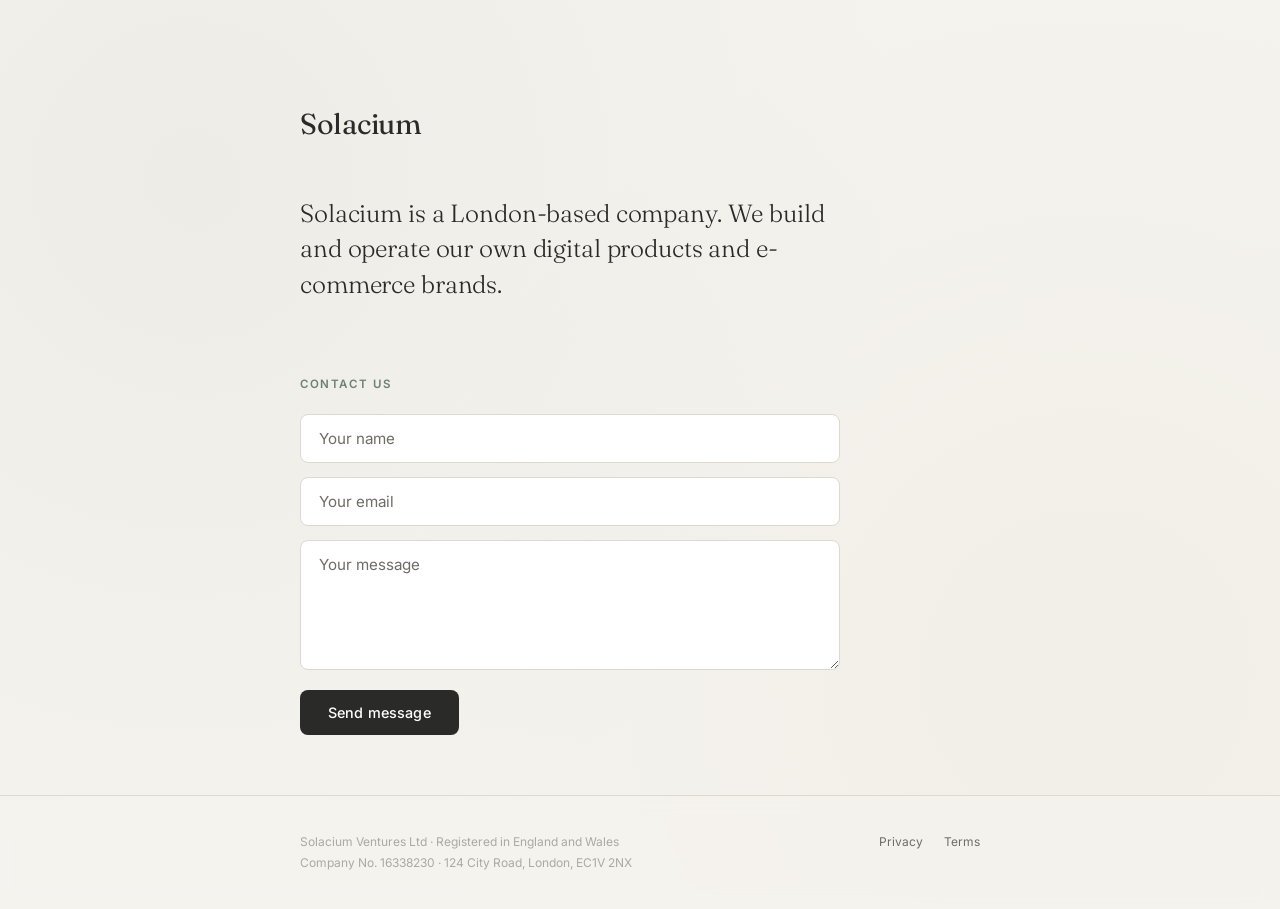
<file: index.html>
<!DOCTYPE html>
<html lang="en">
<head>
  <meta charset="UTF-8">
  <meta name="viewport" content="width=device-width, initial-scale=1.0">
  <title>Solacium</title>
  <meta name="description" content="Solacium — a London-based software studio.">
  <meta name="robots" content="noindex, nofollow, noarchive, nosnippet, noimageindex">
  <meta name="googlebot" content="noindex, nofollow">

  <link rel="preconnect" href="https://fonts.googleapis.com">
  <link rel="preconnect" href="https://fonts.gstatic.com" crossorigin>
  <link href="https://fonts.googleapis.com/css2?family=Fraunces:wght@300;400;500&family=Inter:wght@400;500;600&display=swap" rel="stylesheet">

  <link rel="icon" type="image/png" href="/favicon.png">
  <link rel="apple-touch-icon" href="/favicon.png">
  <link rel="stylesheet" href="css/style.css">
</head>
<body>

  <main>
    <div class="container">
      <div class="hero">
        <div class="logo">Solacium</div>
        <p class="tagline">Solacium is a London-based company. We build and operate our own digital products and e-commerce brands.</p>
      </div>

      <div class="contact-section" id="contact">
        <div class="contact-label">Contact us</div>
        <form class="contact-form" method="POST" action="https://formspree.io/f/mlgoawag">
          <input type="text" name="name" placeholder="Your name" required>
          <input type="email" name="email" placeholder="Your email" required>
          <textarea name="message" placeholder="Your message" required></textarea>
          <input type="hidden" name="_subject" value="New message from solacium.dev">
          <button type="submit">Send message</button>
        </form>
      </div>
    </div>
  </main>

  <footer class="footer">
    <div class="footer-inner">
      <div class="footer-info">
        Solacium Ventures Ltd &middot; Registered in England and Wales<br>
        Company No. 16338230 &middot; 124 City Road, London, EC1V 2NX
      </div>
      <div class="footer-links">
        <a href="/privacy.html">Privacy</a>
        <a href="/terms.html">Terms</a>
      </div>
    </div>
  </footer>

  <script>
    document.querySelectorAll('.contact-form').forEach(function(form) {
      form.addEventListener('submit', function(e) {
        e.preventDefault();
        var btn = form.querySelector('button');
        btn.textContent = 'Sending...';
        btn.disabled = true;

        fetch(form.action, {
          method: 'POST',
          body: new FormData(form),
          headers: { 'Accept': 'application/json' }
        }).then(function(r) {
          if (r.ok) {
            btn.textContent = 'Message sent — thank you';
            form.querySelectorAll('input, textarea').forEach(function(el) {
              el.disabled = true;
              if (el.type !== 'hidden') el.value = '';
            });
          } else {
            btn.textContent = 'Try again';
            btn.disabled = false;
          }
        }).catch(function() {
          btn.textContent = 'Try again';
          btn.disabled = false;
        });
      });
    });
  </script>

</body>
</html>
</file>
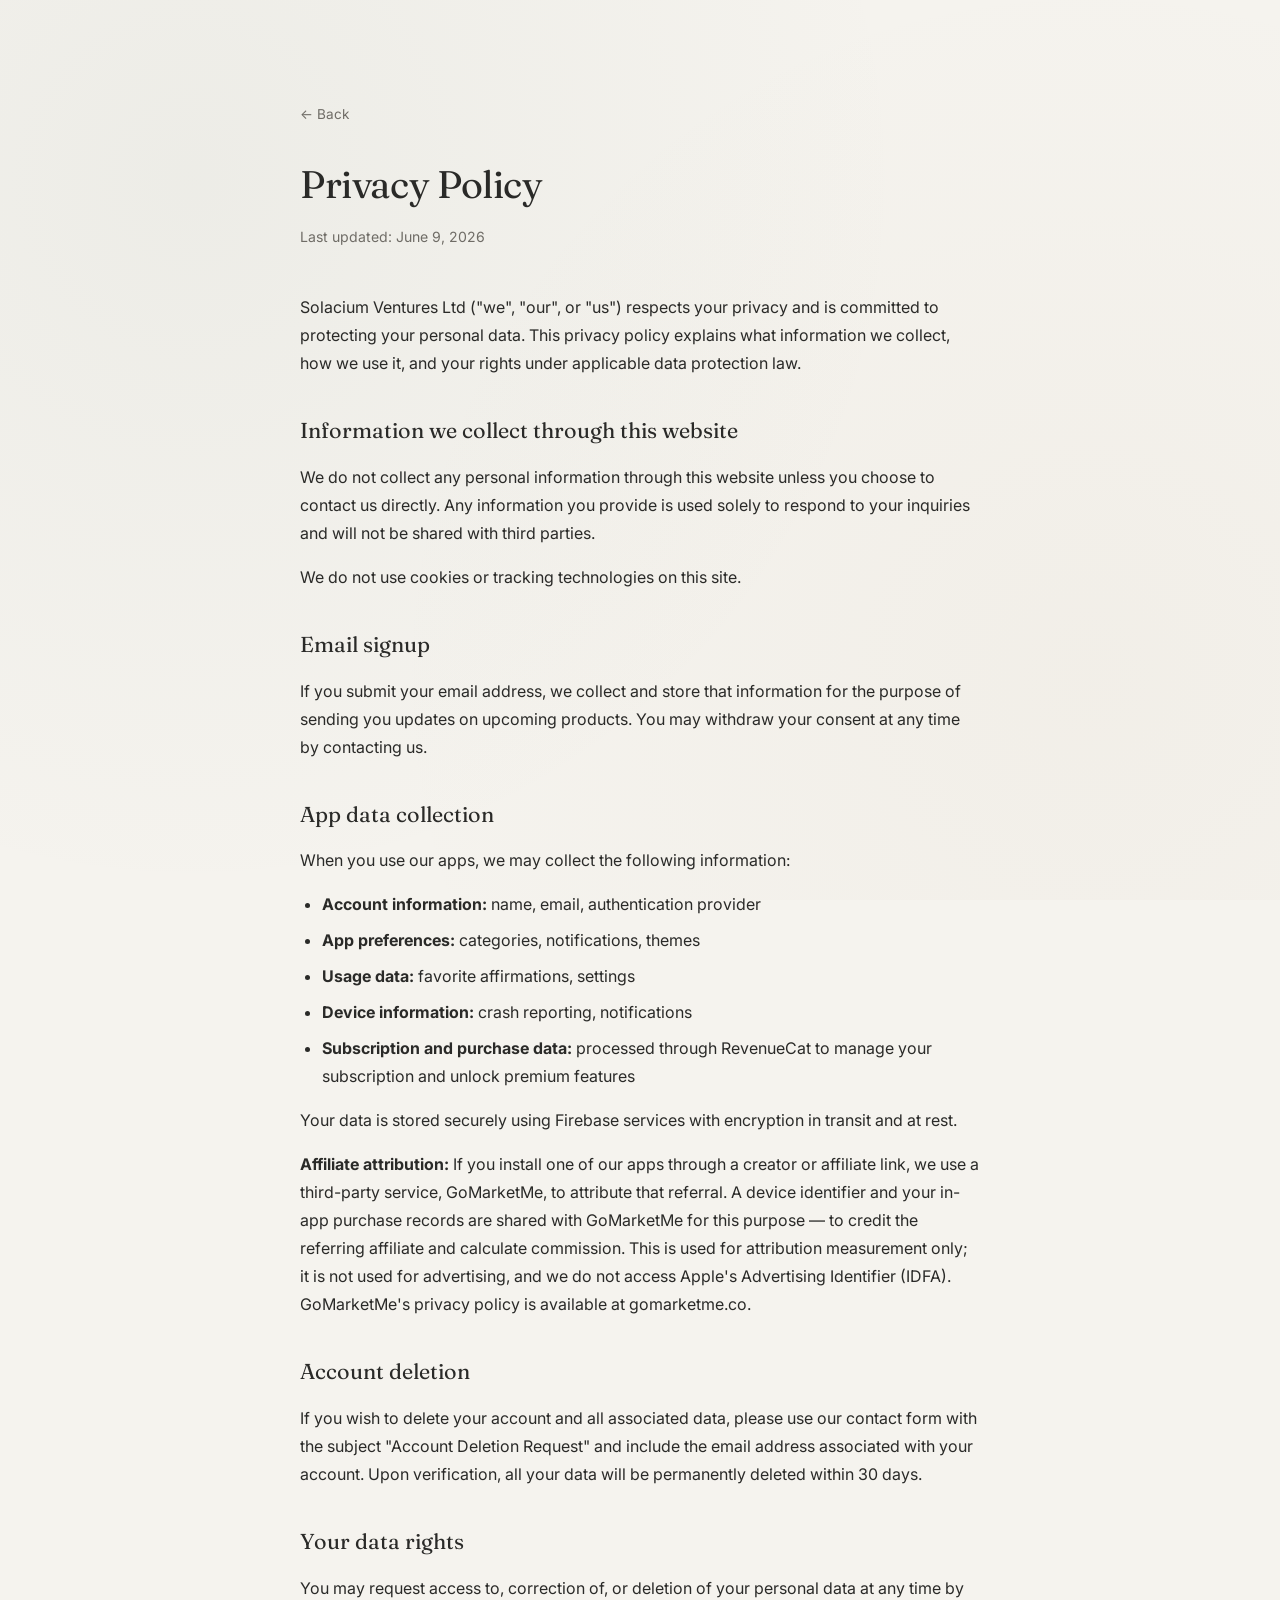
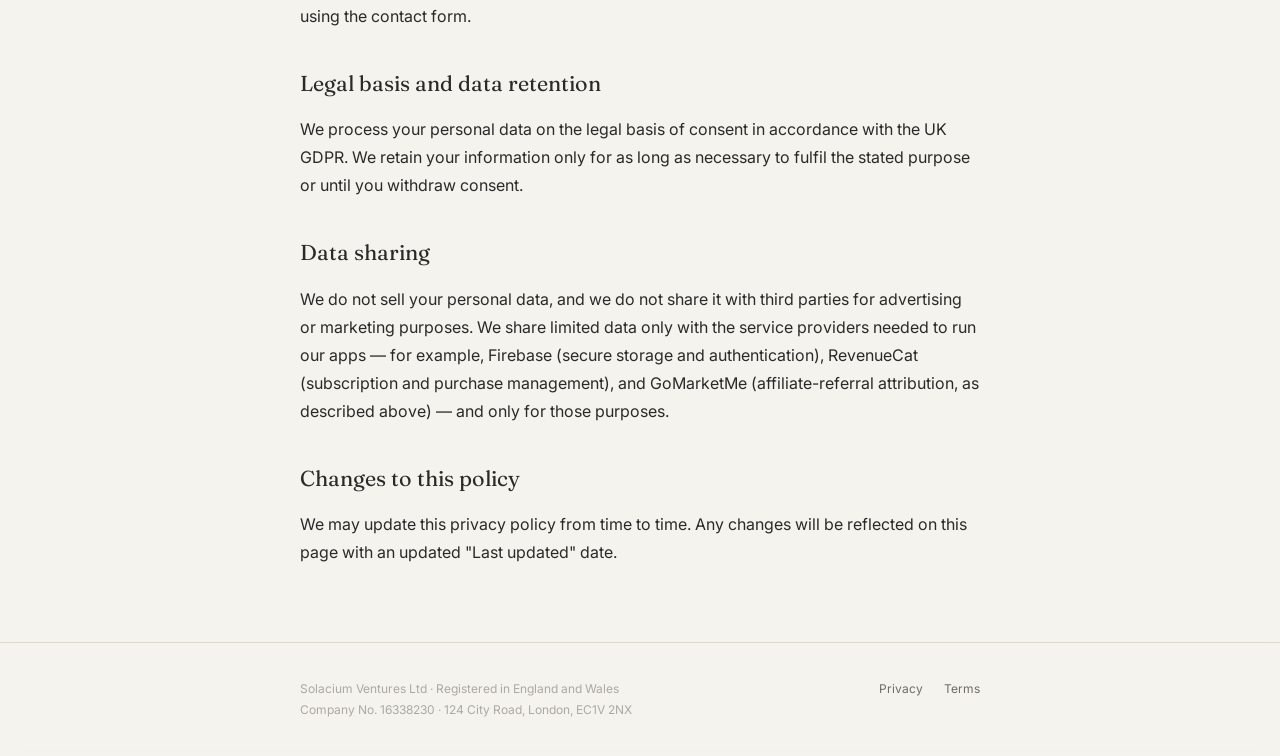
<file: privacy.html>
<!DOCTYPE html>
<html lang="en">
<head>
  <meta charset="UTF-8">
  <meta name="viewport" content="width=device-width, initial-scale=1.0">
  <title>Privacy Policy — Solacium</title>
  <meta name="description" content="Privacy policy for Solacium Ventures Ltd.">
  <meta name="robots" content="noindex, nofollow, noarchive, nosnippet, noimageindex">
  <meta name="googlebot" content="noindex, nofollow">

  <link rel="preconnect" href="https://fonts.googleapis.com">
  <link rel="preconnect" href="https://fonts.gstatic.com" crossorigin>
  <link href="https://fonts.googleapis.com/css2?family=Fraunces:wght@300;400;500&family=Inter:wght@400;500;600&display=swap" rel="stylesheet">

  <link rel="icon" type="image/png" href="/favicon.png">
  <link rel="apple-touch-icon" href="/favicon.png">
  <link rel="stylesheet" href="css/style.css">
</head>
<body class="privacy">

  <main>
    <div class="container">
      <a href="/" class="back-link">&larr; Back</a>
      <h1>Privacy Policy</h1>
      <p class="subtitle">Last updated: June 9, 2026</p>

      <p>Solacium Ventures Ltd ("we", "our", or "us") respects your privacy and is committed to protecting your personal data. This privacy policy explains what information we collect, how we use it, and your rights under applicable data protection law.</p>

      <h2>Information we collect through this website</h2>
      <p>We do not collect any personal information through this website unless you choose to contact us directly. Any information you provide is used solely to respond to your inquiries and will not be shared with third parties.</p>
      <p>We do not use cookies or tracking technologies on this site.</p>

      <h2>Email signup</h2>
      <p>If you submit your email address, we collect and store that information for the purpose of sending you updates on upcoming products. You may withdraw your consent at any time by contacting us.</p>

      <h2>App data collection</h2>
      <p>When you use our apps, we may collect the following information:</p>
      <ul>
        <li><strong>Account information:</strong> name, email, authentication provider</li>
        <li><strong>App preferences:</strong> categories, notifications, themes</li>
        <li><strong>Usage data:</strong> favorite affirmations, settings</li>
        <li><strong>Device information:</strong> crash reporting, notifications</li>
        <li><strong>Subscription and purchase data:</strong> processed through RevenueCat to manage your subscription and unlock premium features</li>
      </ul>
      <p>Your data is stored securely using Firebase services with encryption in transit and at rest.</p>
      <p><strong>Affiliate attribution:</strong> If you install one of our apps through a creator or affiliate link, we use a third-party service, GoMarketMe, to attribute that referral. A device identifier and your in-app purchase records are shared with GoMarketMe for this purpose — to credit the referring affiliate and calculate commission. This is used for attribution measurement only; it is not used for advertising, and we do not access Apple's Advertising Identifier (IDFA). GoMarketMe's privacy policy is available at <a href="https://gomarketme.co">gomarketme.co</a>.</p>

      <h2>Account deletion</h2>
      <p>If you wish to delete your account and all associated data, please use our contact form with the subject "Account Deletion Request" and include the email address associated with your account. Upon verification, all your data will be permanently deleted within 30 days.</p>

      <h2>Your data rights</h2>
      <p>You may request access to, correction of, or deletion of your personal data at any time by using the contact form.</p>

      <h2>Legal basis and data retention</h2>
      <p>We process your personal data on the legal basis of consent in accordance with the UK GDPR. We retain your information only for as long as necessary to fulfil the stated purpose or until you withdraw consent.</p>

      <h2>Data sharing</h2>
      <p>We do not sell your personal data, and we do not share it with third parties for advertising or marketing purposes. We share limited data only with the service providers needed to run our apps — for example, Firebase (secure storage and authentication), RevenueCat (subscription and purchase management), and GoMarketMe (affiliate-referral attribution, as described above) — and only for those purposes.</p>

      <h2>Changes to this policy</h2>
      <p>We may update this privacy policy from time to time. Any changes will be reflected on this page with an updated "Last updated" date.</p>
    </div>
  </main>

  <footer class="footer">
    <div class="footer-inner">
      <div class="footer-info">
        Solacium Ventures Ltd &middot; Registered in England and Wales<br>
        Company No. 16338230 &middot; 124 City Road, London, EC1V 2NX
      </div>
      <div class="footer-links">
        <a href="/privacy.html">Privacy</a>
        <a href="/terms.html">Terms</a>
      </div>
    </div>
  </footer>

</body>
</html>
</file>
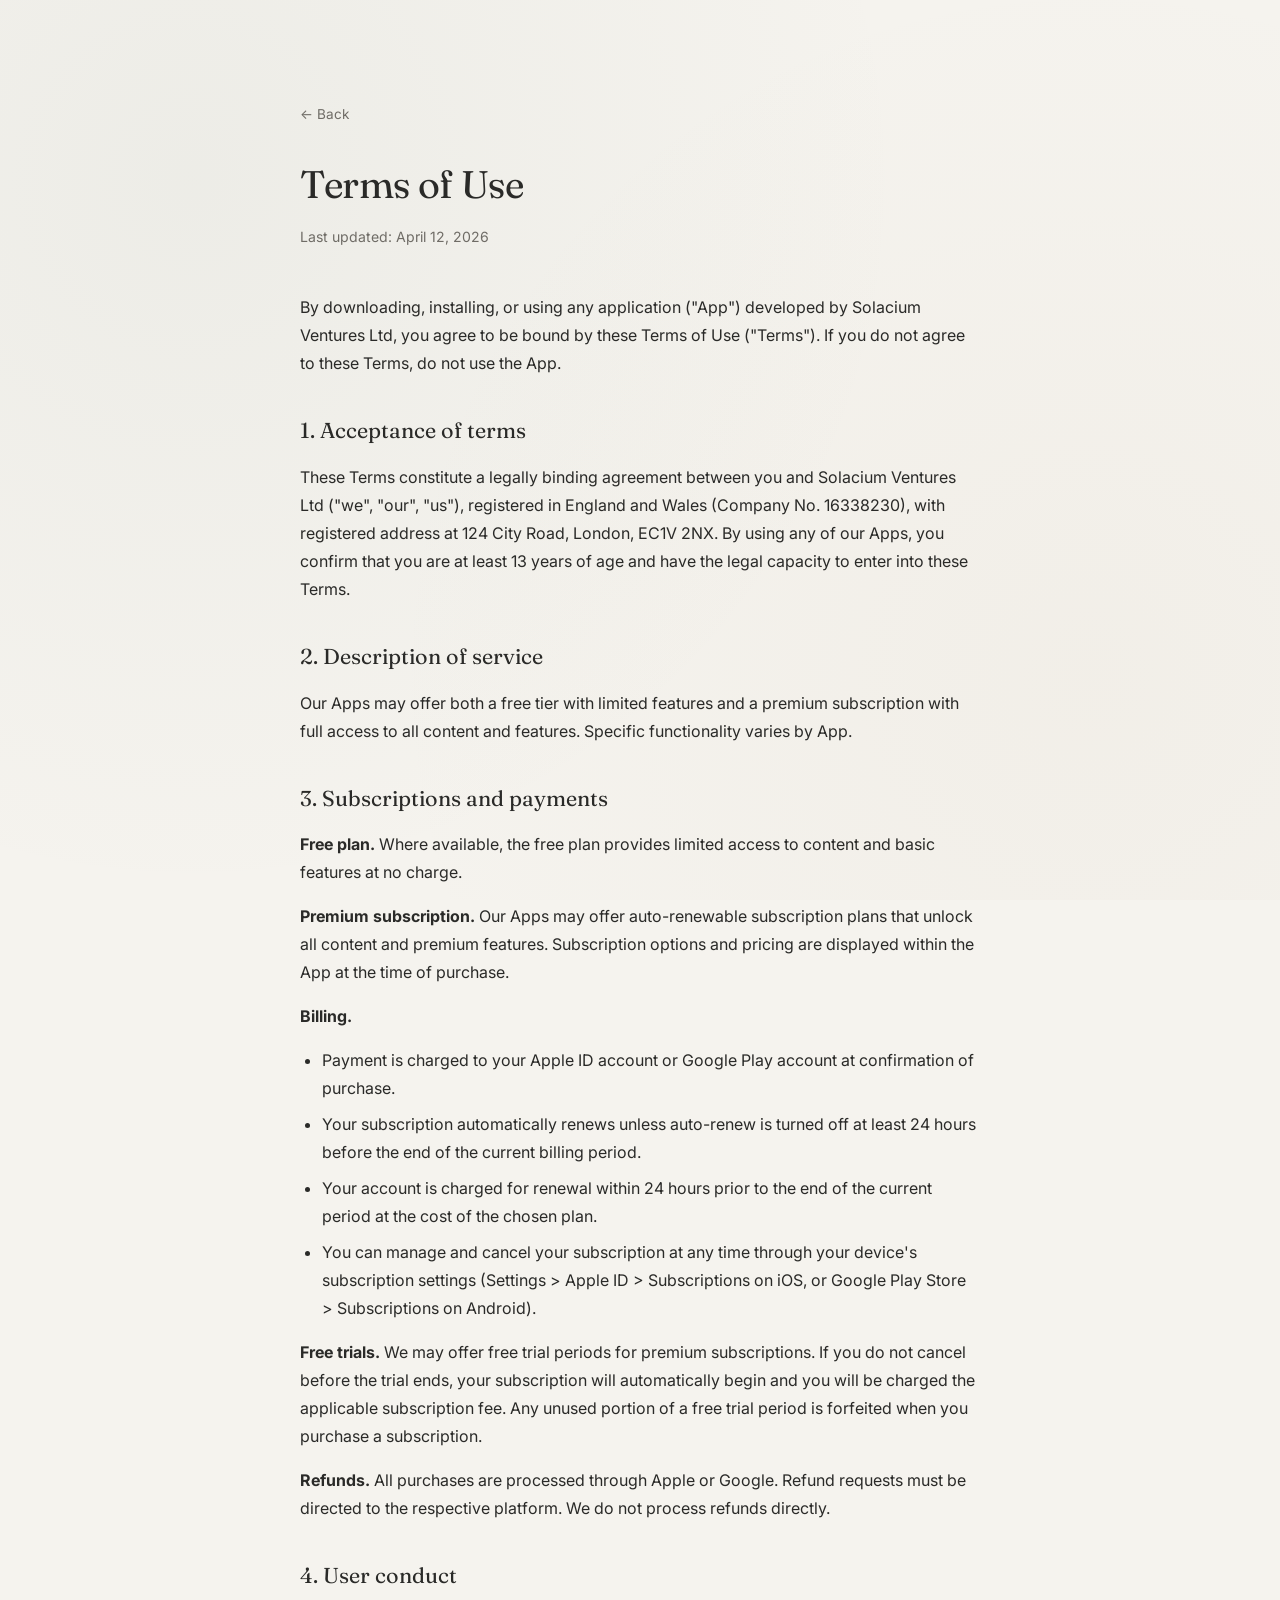
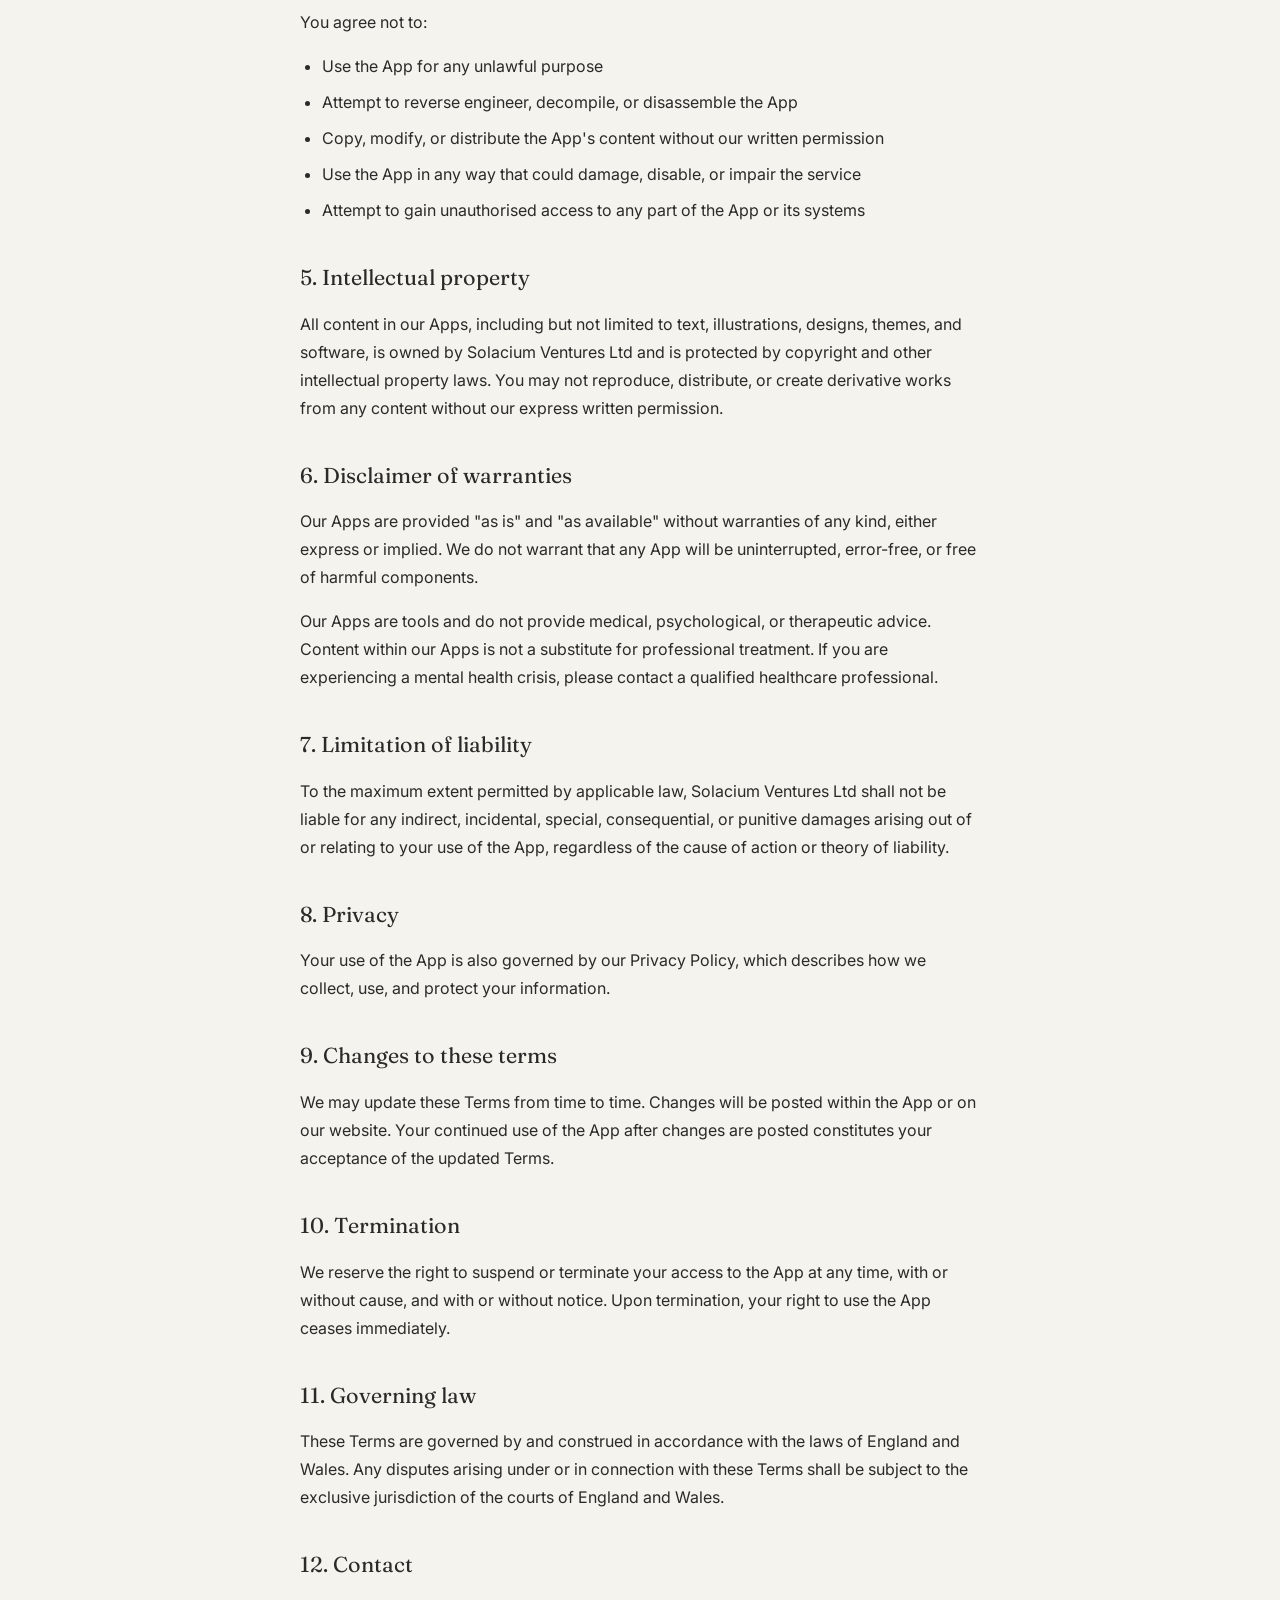
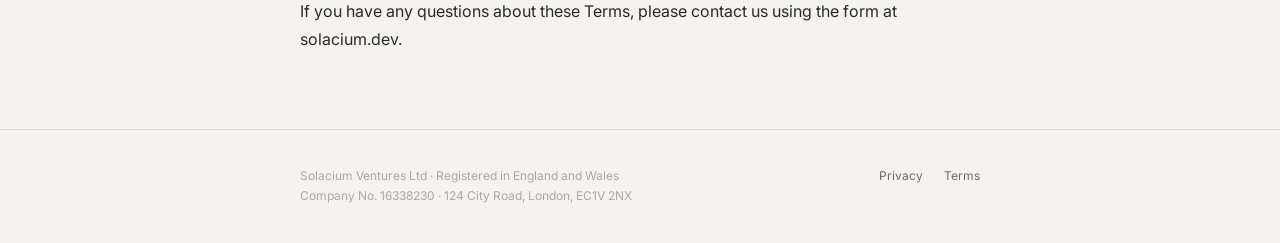
<file: terms.html>
<!DOCTYPE html>
<html lang="en">
<head>
  <meta charset="UTF-8">
  <meta name="viewport" content="width=device-width, initial-scale=1.0">
  <title>Terms of Use — Solacium</title>
  <meta name="description" content="Terms of Use for Lina - Daily Affirmations App by Solacium Ventures Ltd.">
  <meta name="robots" content="noindex, nofollow, noarchive, nosnippet, noimageindex">
  <meta name="googlebot" content="noindex, nofollow">

  <link rel="preconnect" href="https://fonts.googleapis.com">
  <link rel="preconnect" href="https://fonts.gstatic.com" crossorigin>
  <link href="https://fonts.googleapis.com/css2?family=Fraunces:wght@300;400;500&family=Inter:wght@400;500;600&display=swap" rel="stylesheet">

  <link rel="icon" type="image/png" href="/favicon.png">
  <link rel="apple-touch-icon" href="/favicon.png">
  <link rel="stylesheet" href="css/style.css">
</head>
<body class="privacy">

  <main>
    <div class="container">
      <a href="/" class="back-link">&larr; Back</a>
      <h1>Terms of Use</h1>
      <p class="subtitle">Last updated: April 12, 2026</p>

      <p>By downloading, installing, or using any application ("App") developed by Solacium Ventures Ltd, you agree to be bound by these Terms of Use ("Terms"). If you do not agree to these Terms, do not use the App.</p>

      <h2>1. Acceptance of terms</h2>
      <p>These Terms constitute a legally binding agreement between you and Solacium Ventures Ltd ("we", "our", "us"), registered in England and Wales (Company No. 16338230), with registered address at 124 City Road, London, EC1V 2NX. By using any of our Apps, you confirm that you are at least 13 years of age and have the legal capacity to enter into these Terms.</p>

      <h2>2. Description of service</h2>
      <p>Our Apps may offer both a free tier with limited features and a premium subscription with full access to all content and features. Specific functionality varies by App.</p>

      <h2>3. Subscriptions and payments</h2>

      <p><strong>Free plan.</strong> Where available, the free plan provides limited access to content and basic features at no charge.</p>

      <p><strong>Premium subscription.</strong> Our Apps may offer auto-renewable subscription plans that unlock all content and premium features. Subscription options and pricing are displayed within the App at the time of purchase.</p>

      <p><strong>Billing.</strong></p>
      <ul>
        <li>Payment is charged to your Apple ID account or Google Play account at confirmation of purchase.</li>
        <li>Your subscription automatically renews unless auto-renew is turned off at least 24 hours before the end of the current billing period.</li>
        <li>Your account is charged for renewal within 24 hours prior to the end of the current period at the cost of the chosen plan.</li>
        <li>You can manage and cancel your subscription at any time through your device's subscription settings (Settings &gt; Apple ID &gt; Subscriptions on iOS, or Google Play Store &gt; Subscriptions on Android).</li>
      </ul>

      <p><strong>Free trials.</strong> We may offer free trial periods for premium subscriptions. If you do not cancel before the trial ends, your subscription will automatically begin and you will be charged the applicable subscription fee. Any unused portion of a free trial period is forfeited when you purchase a subscription.</p>

      <p><strong>Refunds.</strong> All purchases are processed through Apple or Google. Refund requests must be directed to the respective platform. We do not process refunds directly.</p>

      <h2>4. User conduct</h2>
      <p>You agree not to:</p>
      <ul>
        <li>Use the App for any unlawful purpose</li>
        <li>Attempt to reverse engineer, decompile, or disassemble the App</li>
        <li>Copy, modify, or distribute the App's content without our written permission</li>
        <li>Use the App in any way that could damage, disable, or impair the service</li>
        <li>Attempt to gain unauthorised access to any part of the App or its systems</li>
      </ul>

      <h2>5. Intellectual property</h2>
      <p>All content in our Apps, including but not limited to text, illustrations, designs, themes, and software, is owned by Solacium Ventures Ltd and is protected by copyright and other intellectual property laws. You may not reproduce, distribute, or create derivative works from any content without our express written permission.</p>

      <h2>6. Disclaimer of warranties</h2>
      <p>Our Apps are provided "as is" and "as available" without warranties of any kind, either express or implied. We do not warrant that any App will be uninterrupted, error-free, or free of harmful components.</p>
      <p>Our Apps are tools and do not provide medical, psychological, or therapeutic advice. Content within our Apps is not a substitute for professional treatment. If you are experiencing a mental health crisis, please contact a qualified healthcare professional.</p>

      <h2>7. Limitation of liability</h2>
      <p>To the maximum extent permitted by applicable law, Solacium Ventures Ltd shall not be liable for any indirect, incidental, special, consequential, or punitive damages arising out of or relating to your use of the App, regardless of the cause of action or theory of liability.</p>

      <h2>8. Privacy</h2>
      <p>Your use of the App is also governed by our <a href="/privacy.html">Privacy Policy</a>, which describes how we collect, use, and protect your information.</p>

      <h2>9. Changes to these terms</h2>
      <p>We may update these Terms from time to time. Changes will be posted within the App or on our website. Your continued use of the App after changes are posted constitutes your acceptance of the updated Terms.</p>

      <h2>10. Termination</h2>
      <p>We reserve the right to suspend or terminate your access to the App at any time, with or without cause, and with or without notice. Upon termination, your right to use the App ceases immediately.</p>

      <h2>11. Governing law</h2>
      <p>These Terms are governed by and construed in accordance with the laws of England and Wales. Any disputes arising under or in connection with these Terms shall be subject to the exclusive jurisdiction of the courts of England and Wales.</p>

      <h2>12. Contact</h2>
      <p>If you have any questions about these Terms, please contact us using the form at <a href="/#contact">solacium.dev</a>.</p>
    </div>
  </main>

  <footer class="footer">
    <div class="footer-inner">
      <div class="footer-info">
        Solacium Ventures Ltd &middot; Registered in England and Wales<br>
        Company No. 16338230 &middot; 124 City Road, London, EC1V 2NX
      </div>
      <div class="footer-links">
        <a href="/privacy.html">Privacy</a>
        <a href="/terms.html">Terms</a>
      </div>
    </div>
  </footer>

</body>
</html>
</file>
<file: css/style.css>
/* ─── Reset & Base ─── */
*, *::before, *::after {
  margin: 0;
  padding: 0;
  box-sizing: border-box;
}

:root {
  --color-bg: #F5F3EE;
  --color-bg-alt: #EEEBE3;
  --color-surface: #FFFFFF;
  --color-text: #2A2A28;
  --color-text-light: #6F6C66;
  --color-border: #DDD9CF;
  --color-accent: #6B8174;
  --font-heading: 'Fraunces', Georgia, serif;
  --font-body: 'Inter', -apple-system, BlinkMacSystemFont, sans-serif;
  --max-width: 680px;
}

html {
  font-size: 16px;
  scroll-behavior: smooth;
}

body {
  font-family: var(--font-body);
  color: var(--color-text);
  background-color: var(--color-bg);
  background-image:
    radial-gradient(circle at 15% 20%, rgba(107, 129, 116, 0.06) 0%, transparent 55%),
    radial-gradient(circle at 85% 75%, rgba(180, 155, 120, 0.05) 0%, transparent 55%);
  background-attachment: fixed;
  line-height: 1.65;
  -webkit-font-smoothing: antialiased;
  min-height: 100vh;
  display: flex;
  flex-direction: column;
}

a {
  color: var(--color-text);
  text-decoration: none;
  transition: color 0.15s;
}

a:hover {
  color: var(--color-accent);
}

/* ─── Main ─── */
main {
  flex: 1;
  display: flex;
  align-items: center;
  justify-content: center;
  padding: 100px 24px 60px;
}

.container {
  max-width: var(--max-width);
  width: 100%;
}

/* ─── Hero ─── */
.hero {
  margin-bottom: 72px;
}

.logo {
  font-family: var(--font-heading);
  font-size: 1.8rem;
  font-weight: 400;
  letter-spacing: -0.01em;
  margin-bottom: 48px;
  color: var(--color-text);
}

.tagline {
  font-family: var(--font-heading);
  font-size: 1.55rem;
  font-weight: 300;
  line-height: 1.45;
  color: var(--color-text);
  max-width: 560px;
  letter-spacing: -0.005em;
}

/* ─── Contact ─── */
.contact-section {
  margin-top: 56px;
}

.contact-label {
  font-size: 0.72rem;
  font-weight: 600;
  color: var(--color-accent);
  text-transform: uppercase;
  letter-spacing: 0.14em;
  margin-bottom: 20px;
}

.contact-form {
  display: flex;
  flex-direction: column;
  gap: 14px;
  max-width: 540px;
}

.contact-form input,
.contact-form textarea {
  padding: 14px 18px;
  border-radius: 8px;
  border: 1px solid var(--color-border);
  background: var(--color-surface);
  font-family: var(--font-body);
  font-size: 0.95rem;
  color: var(--color-text);
  outline: none;
  transition: border-color 0.2s, box-shadow 0.2s;
  width: 100%;
}

.contact-form input:focus,
.contact-form textarea:focus {
  border-color: var(--color-accent);
  box-shadow: 0 0 0 3px rgba(107, 129, 116, 0.1);
}

.contact-form textarea {
  min-height: 130px;
  resize: vertical;
  font-family: var(--font-body);
}

.contact-form input::placeholder,
.contact-form textarea::placeholder {
  color: var(--color-text-light);
}

.contact-form button {
  padding: 14px 28px;
  border-radius: 8px;
  border: none;
  background: var(--color-text);
  color: var(--color-surface);
  font-family: var(--font-body);
  font-size: 0.9rem;
  font-weight: 500;
  cursor: pointer;
  transition: all 0.2s;
  align-self: flex-start;
  margin-top: 6px;
  letter-spacing: 0.01em;
}

.contact-form button:hover:not(:disabled) {
  background: var(--color-accent);
  transform: translateY(-1px);
}

.contact-form button:disabled {
  background: var(--color-accent);
  cursor: default;
}

/* ─── Footer ─── */
.footer {
  padding: 36px 24px;
  border-top: 1px solid var(--color-border);
  font-size: 0.75rem;
  color: rgba(111, 108, 102, 0.55);
  background: rgba(245, 243, 238, 0.6);
  backdrop-filter: blur(8px);
}

.footer a {
  color: rgba(111, 108, 102, 0.55);
}

.footer a:hover {
  color: var(--color-text);
}

.footer-inner {
  max-width: var(--max-width);
  margin: 0 auto;
  display: flex;
  flex-wrap: wrap;
  justify-content: space-between;
  gap: 14px;
}

.footer-info {
  line-height: 1.7;
}

.footer-links a {
  color: var(--color-text-light);
  margin-left: 18px;
}

.footer-links a:first-child {
  margin-left: 0;
}

/* ─── Privacy page ─── */
.privacy main {
  align-items: flex-start;
}

.privacy h1 {
  font-family: var(--font-heading);
  font-size: 2.4rem;
  font-weight: 400;
  margin-bottom: 8px;
  letter-spacing: -0.01em;
}

.privacy .subtitle {
  font-size: 0.88rem;
  color: var(--color-text-light);
  margin-bottom: 44px;
}

.privacy h2 {
  font-family: var(--font-heading);
  font-size: 1.35rem;
  font-weight: 400;
  margin-top: 36px;
  margin-bottom: 14px;
  color: var(--color-text);
}

.privacy p {
  font-size: 1rem;
  line-height: 1.75;
  margin-bottom: 16px;
}

.privacy ul {
  padding-left: 22px;
  margin-bottom: 16px;
}

.privacy li {
  font-size: 1rem;
  line-height: 1.75;
  margin-bottom: 8px;
}

.back-link {
  display: inline-block;
  font-size: 0.85rem;
  color: var(--color-text-light);
  margin-bottom: 28px;
}

.back-link:hover {
  color: var(--color-accent);
}

/* ─── Responsive ─── */
@media (max-width: 640px) {
  main {
    padding: 60px 22px 40px;
  }

  .tagline {
    font-size: 1.3rem;
  }

  .logo {
    font-size: 1.5rem;
    margin-bottom: 36px;
  }

  .hero {
    margin-bottom: 56px;
  }

  .footer-inner {
    flex-direction: column;
  }

  .footer-links a:first-child {
    margin-left: 0;
  }

  .privacy h1 {
    font-size: 1.9rem;
  }
}
</file>
